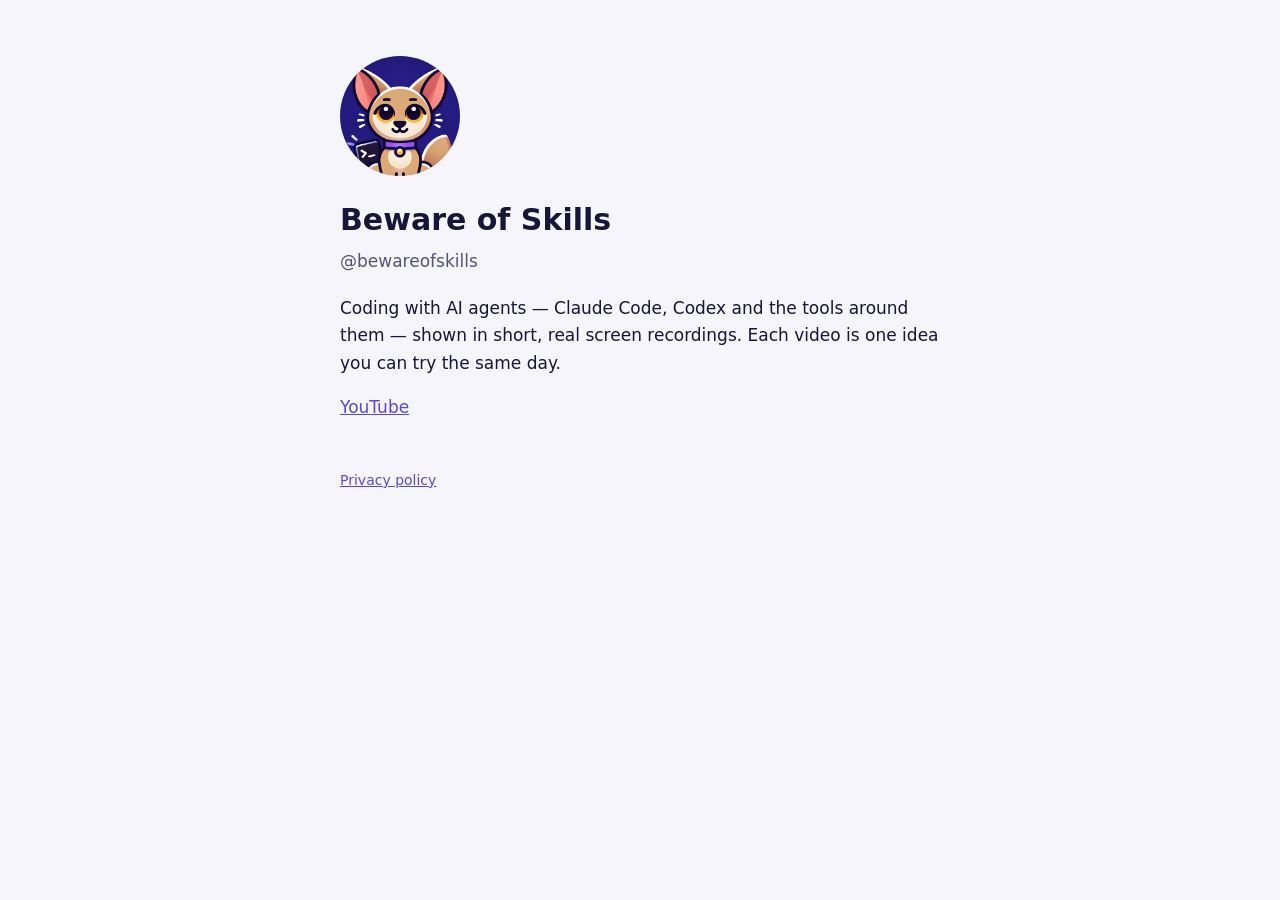
<file: index.html>
<!doctype html>
<html lang="en">
<head>
<meta charset="utf-8">
<meta name="viewport" content="width=device-width, initial-scale=1">
<title>Beware of Skills</title>
<meta name="description" content="Coding with AI agents — Claude Code, Codex and the tools around them. Real screen recordings, one idea per short video.">
<link rel="icon" href="avatar.png">
<link rel="stylesheet" href="style.css">
</head>
<body>
<main>
<img class="avatar" src="avatar.png" alt="Beware of Skills">
<h1>Beware of Skills</h1>
<p class="handle">@bewareofskills</p>
<p>Coding with AI agents — Claude Code, Codex and the tools around them — shown in short, real screen recordings. Each video is one idea you can try the same day.</p>
<ul class="links">
<li><a href="https://www.youtube.com/@bewareofskills">YouTube</a></li>
</ul>
<footer><a href="privacy.html">Privacy policy</a></footer>
</main>
</body>
</html>
</file>
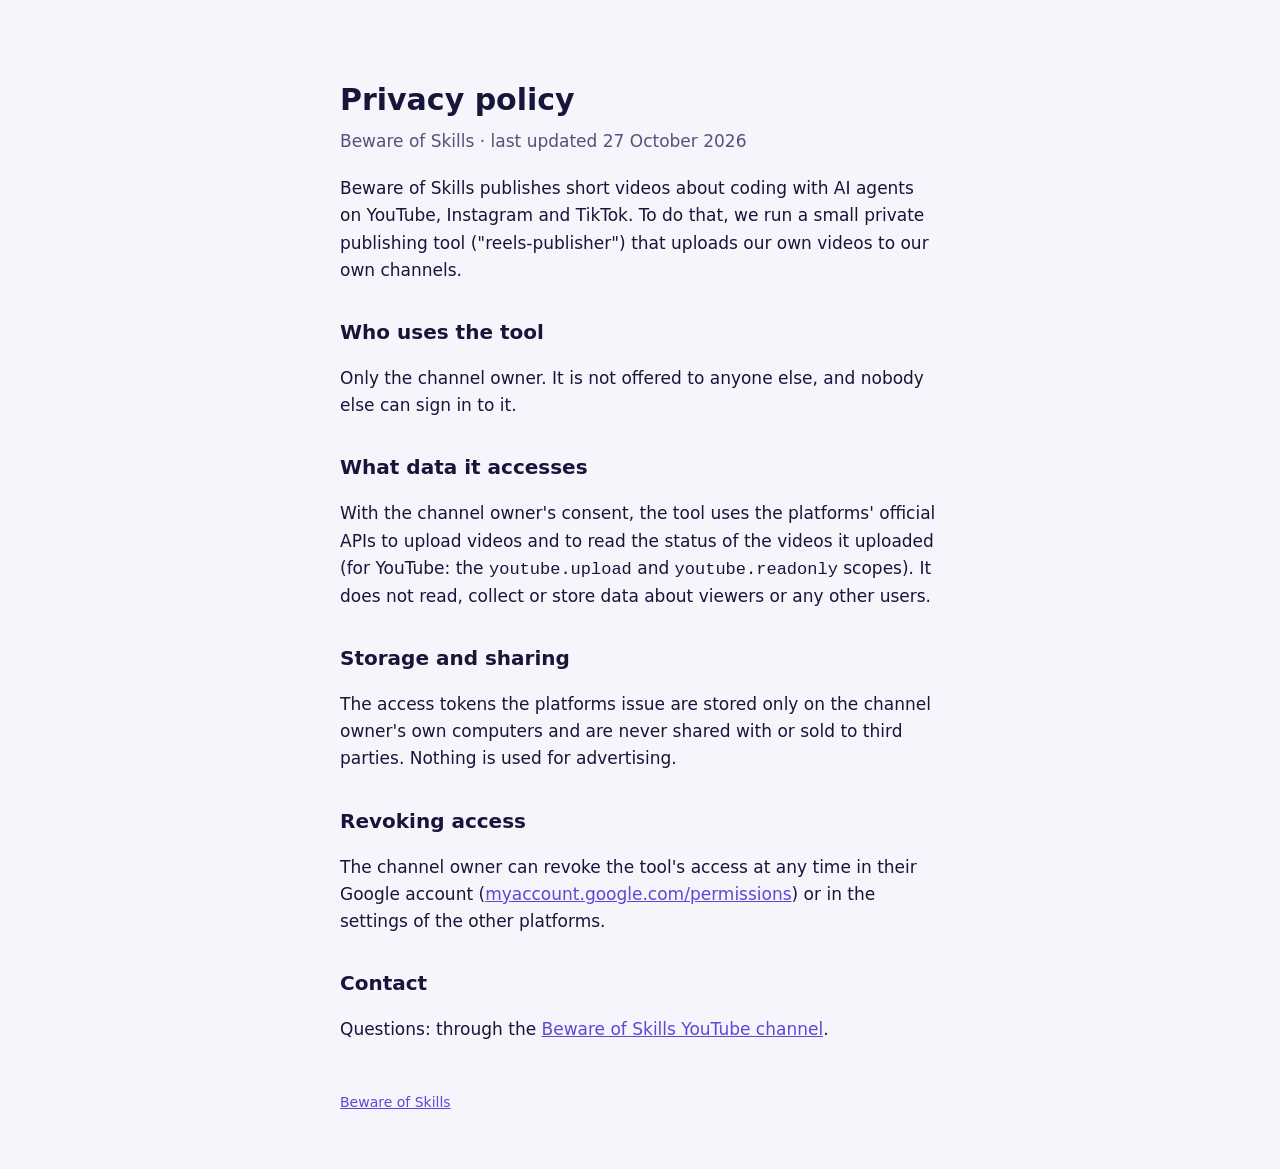
<file: privacy.html>
<!doctype html>
<html lang="en">
<head>
<meta charset="utf-8">
<meta name="viewport" content="width=device-width, initial-scale=1">
<title>Privacy policy · Beware of Skills</title>
<link rel="icon" href="avatar.png">
<link rel="stylesheet" href="style.css">
</head>
<body>
<main>
<h1>Privacy policy</h1>
<p class="handle">Beware of Skills · last updated 27 October 2026</p>

<p>Beware of Skills publishes short videos about coding with AI agents on YouTube, Instagram and TikTok. To do that,
we run a small private publishing tool ("reels-publisher") that uploads our own videos to our own channels.</p>

<h2>Who uses the tool</h2>
<p>Only the channel owner. It is not offered to anyone else, and nobody else can sign in to it.</p>

<h2>What data it accesses</h2>
<p>With the channel owner's consent, the tool uses the platforms' official APIs to upload videos and to read the
status of the videos it uploaded (for YouTube: the <code>youtube.upload</code> and <code>youtube.readonly</code>
scopes). It does not read, collect or store data about viewers or any other users.</p>

<h2>Storage and sharing</h2>
<p>The access tokens the platforms issue are stored only on the channel owner's own computers and are never shared
with or sold to third parties. Nothing is used for advertising.</p>

<h2>Revoking access</h2>
<p>The channel owner can revoke the tool's access at any time in their Google account
(<a href="https://myaccount.google.com/permissions">myaccount.google.com/permissions</a>) or in the settings of
the other platforms.</p>

<h2>Contact</h2>
<p>Questions: through the <a href="https://www.youtube.com/@bewareofskills">Beware of Skills YouTube channel</a>.</p>

<footer><a href="./">Beware of Skills</a></footer>
</main>
</body>
</html>
</file>
<file: style.css>
:root{--bg:#0e1033;--fg:#f4f1ea;--muted:#b9b6d8;--accent:#8b7cf6}
@media (prefers-color-scheme: light){:root{--bg:#f6f5fb;--fg:#17153a;--muted:#55527a;--accent:#5a49d6}}
*{box-sizing:border-box}
body{margin:0;background:var(--bg);color:var(--fg);font:17px/1.6 -apple-system,system-ui,"Segoe UI",sans-serif}
main{max-width:640px;margin:0 auto;padding:56px 20px}
img.avatar{width:120px;height:120px;border-radius:50%;display:block}
h1{font-size:30px;margin:20px 0 4px}
.handle{color:var(--muted);margin:0 0 20px}
a{color:var(--accent)}
ul.links{list-style:none;padding:0;display:flex;gap:18px;flex-wrap:wrap}
footer{margin-top:48px;font-size:14px;color:var(--muted)}
h2{font-size:20px;margin-top:32px}
</file>
